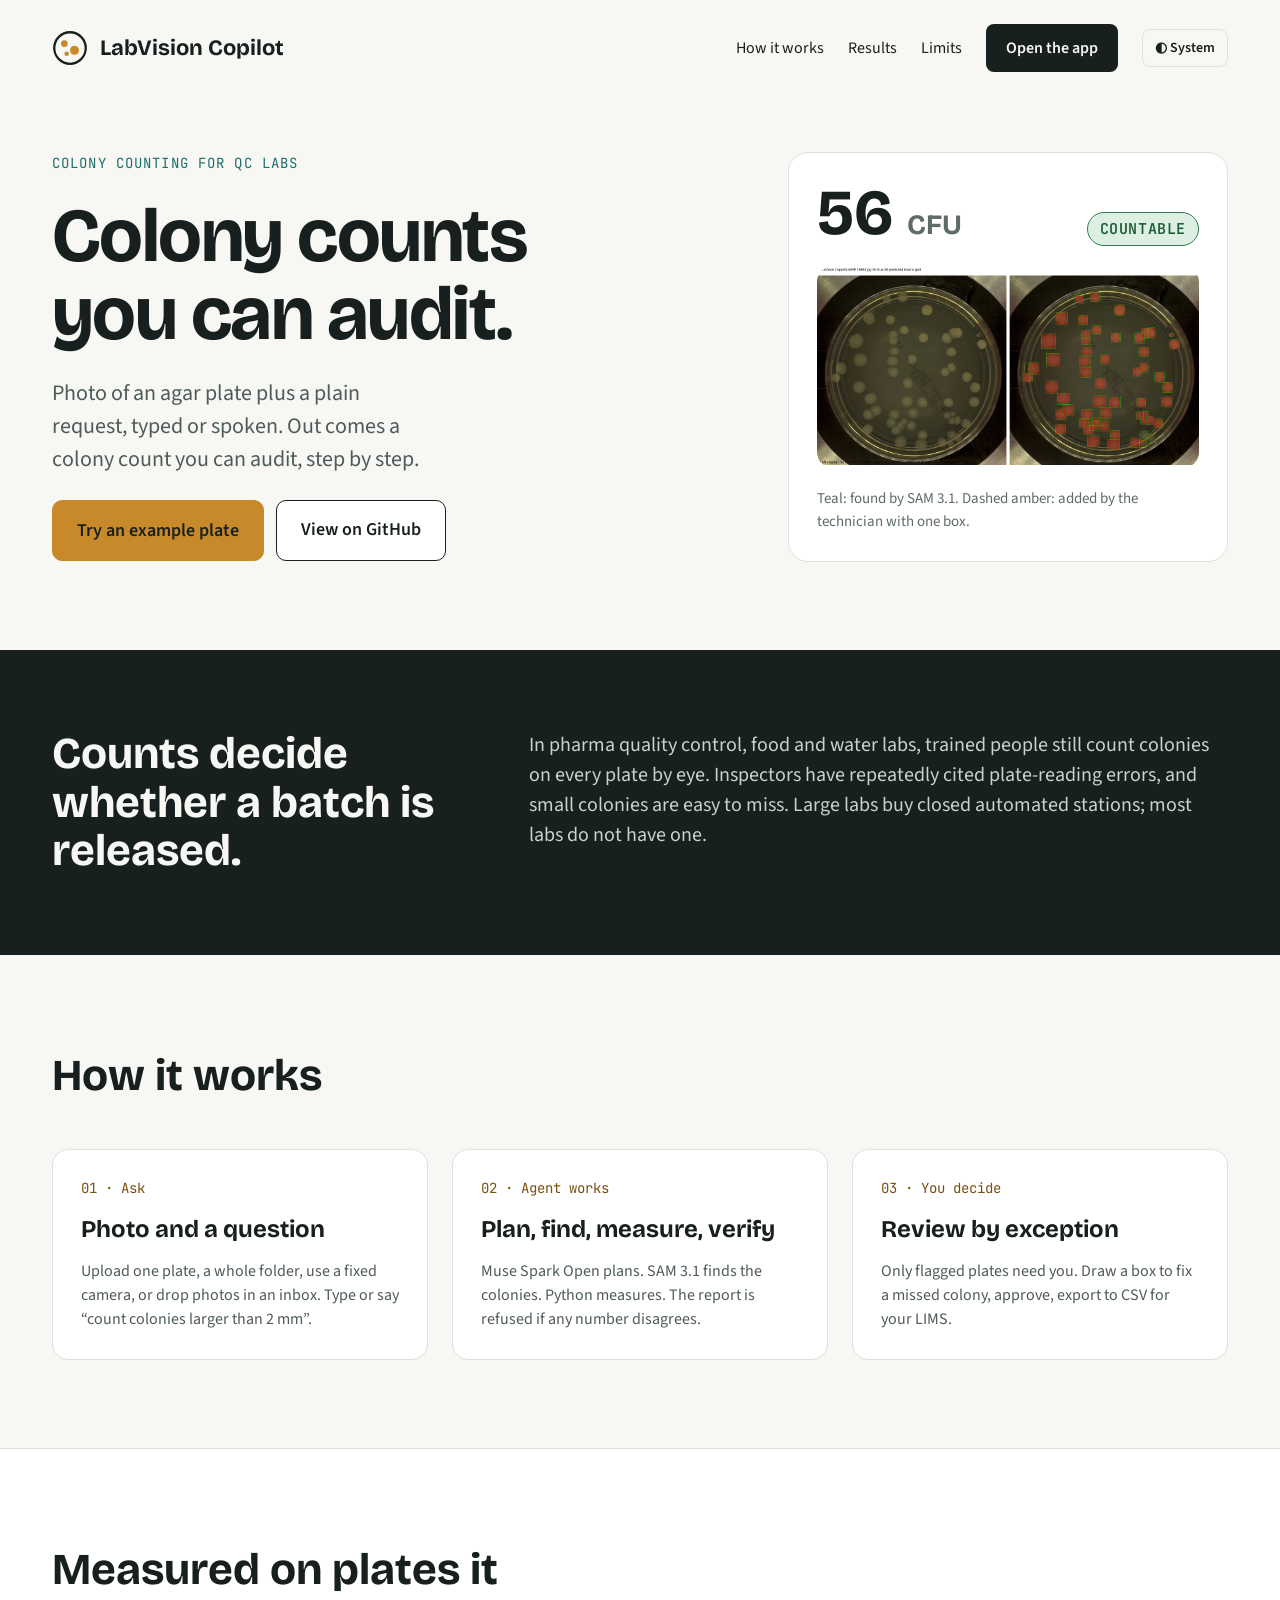
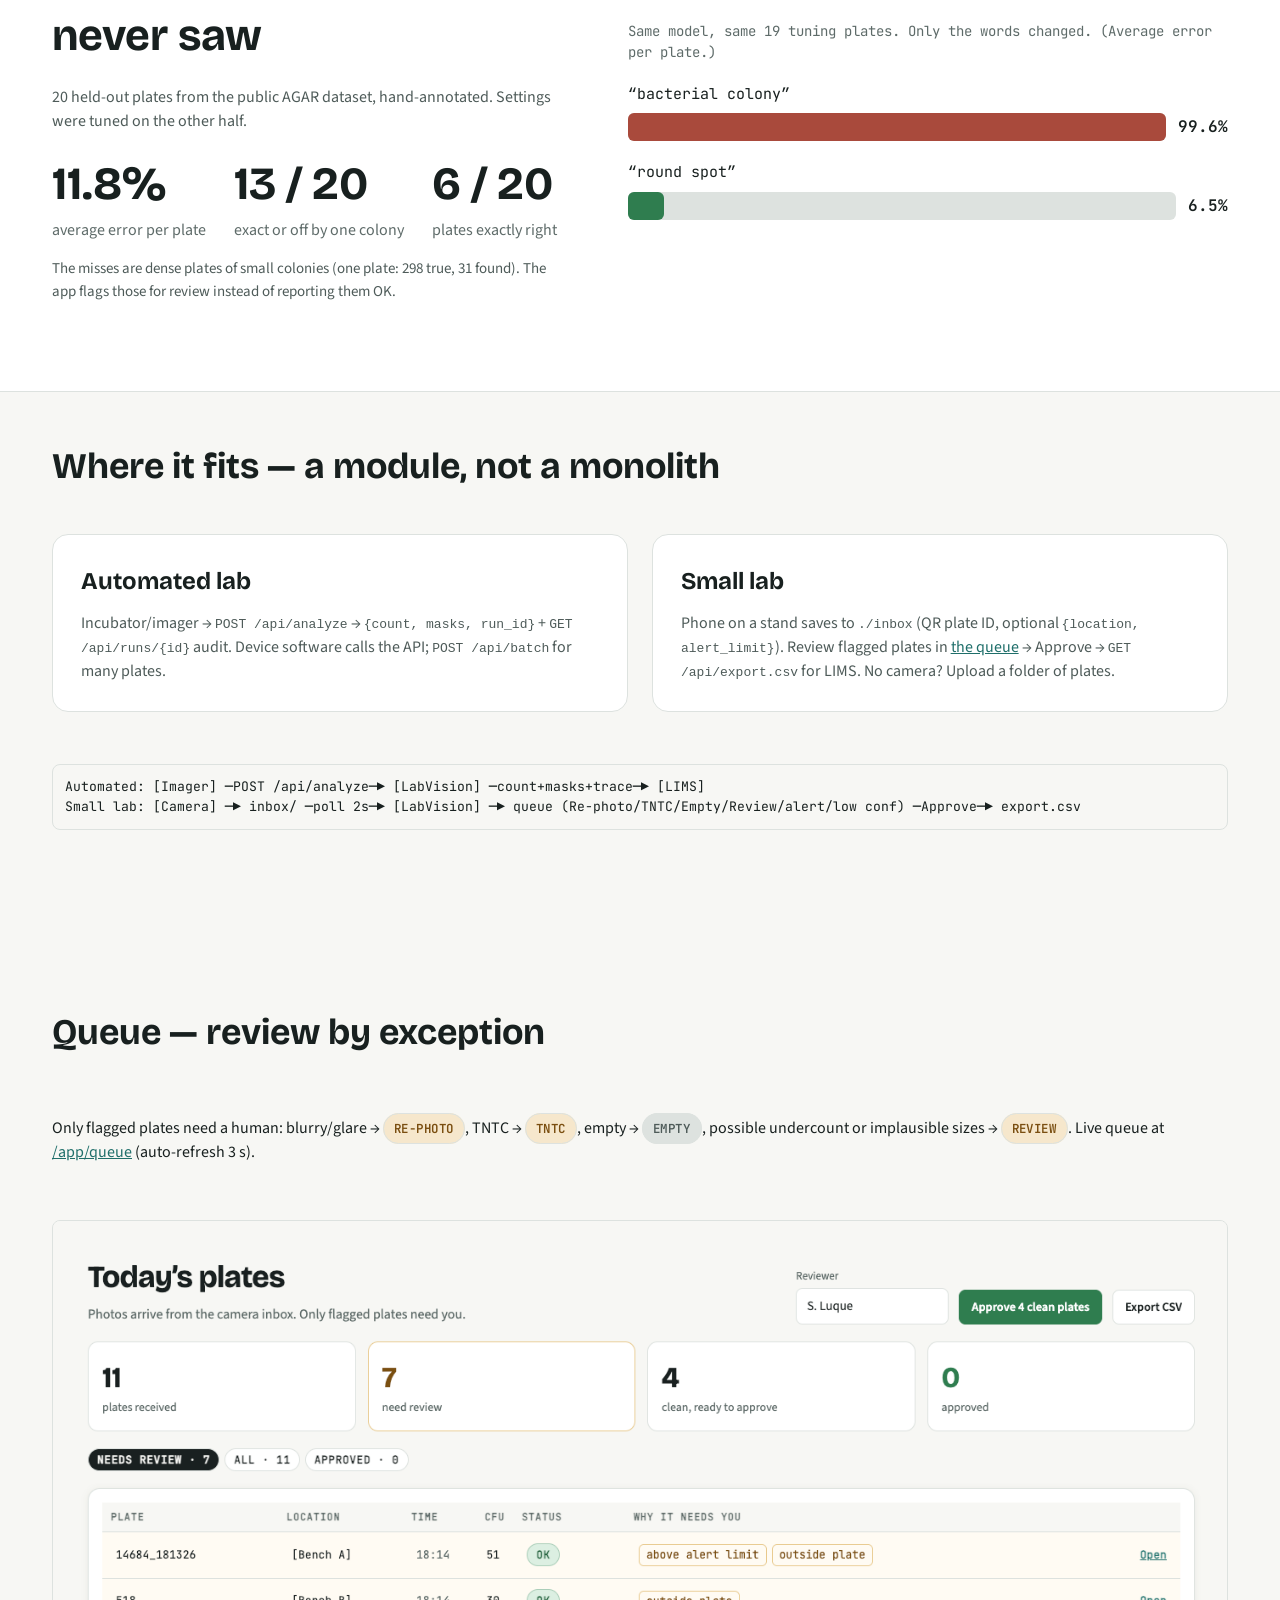
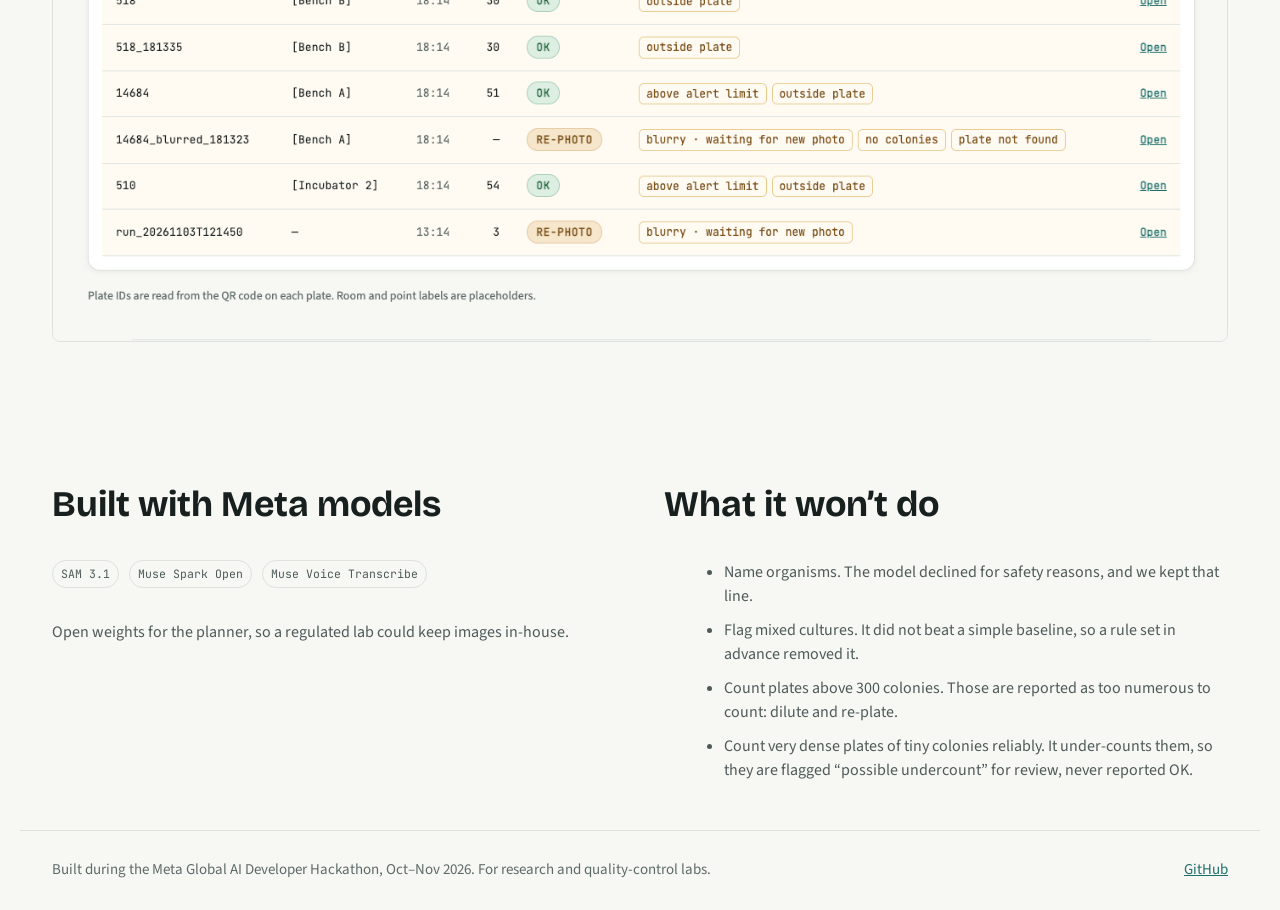
<file: web/landing.html>
<!doctype html>
<html lang="en">
<head>
<meta charset="utf-8">
<meta name="viewport" content="width=device-width, initial-scale=1">
<title>LabVision Copilot — Colony counts you can audit.</title>
<link rel="preconnect" href="https://fonts.googleapis.com">
<link href="https://fonts.googleapis.com/css2?family=Bricolage+Grotesque:opsz,wght@12..96,500;12..96,700&family=Source+Sans+3:wght@400;600&family=JetBrains+Mono:wght@400;500&display=swap" rel="stylesheet">
<link rel="icon" href="/web/favicon.svg" type="image/svg+xml">
<link rel="stylesheet" href="/web/app.css?v=16">
<script src="/web/theme.js?v=16"></script>
<style>
.landing-wrap{max-width:1240px;margin:0 auto;padding:0 32px}
.landing-hero{max-width:1240px;margin:0 auto;padding:56px 32px 88px;display:flex;flex-wrap:wrap;gap:56px;align-items:center}
.landing-hero-left{flex:999 1 520px;min-width:0;display:flex;flex-direction:column;gap:24px}
.landing-kicker{margin:0;font-family:"JetBrains Mono",monospace;font-size:14px;letter-spacing:.08em;text-transform:uppercase;color:var(--teal)}
.landing-hero h1{margin:0;font-family:"Bricolage Grotesque",sans-serif;font-weight:700;font-size:76px;line-height:1.02;letter-spacing:-.02em}
.landing-lead{margin:0;font-size:22px;color:var(--muted);max-width:34ch}
.landing-actions{display:flex;flex-wrap:wrap;gap:12px}
.btn-accent{background:var(--accent);color:var(--accent-text);text-decoration:none;padding:16px 24px;border-radius:var(--radius-btn);font-weight:600;font-size:18px;border:1.5px solid var(--accent)}
.btn-ghost-dark{border:1.5px solid var(--ink);color:var(--ink);background:var(--surface);text-decoration:none;padding:15px 24px;border-radius:var(--radius-btn);font-weight:600;font-size:18px}
.plate-card{flex:1 1 440px;min-width:0;background:var(--surface);border:1px solid var(--line);border-radius:20px;padding:28px;display:flex;flex-direction:column;gap:20px}
.plate-card-top{display:flex;justify-content:space-between;align-items:baseline}
.plate-big{font-family:"Bricolage Grotesque",sans-serif;font-weight:700;font-size:64px;line-height:1}
.plate-big small{font-size:28px;color:var(--muted-2)}
.dark-band{background:var(--band-bg);color:var(--band-ink)}
.dark-band-inner{max-width:1240px;margin:0 auto;padding:80px 32px;display:flex;flex-wrap:wrap;gap:48px}
.dark-band h2{flex:1 1 320px;margin:0;font-family:"Bricolage Grotesque",sans-serif;font-weight:700;font-size:44px;line-height:1.1}
.dark-band p{flex:2 1 480px;margin:0;font-size:20px;color:var(--band-muted)}
.section{max-width:1240px;margin:0 auto;padding:88px 32px;display:flex;flex-direction:column;gap:40px}
.cards3{display:grid;grid-template-columns:repeat(auto-fit,minmax(260px,1fr));gap:24px}
.card{border:1px solid var(--line);border-radius:16px;padding:28px;display:flex;flex-direction:column;gap:12px;background:var(--surface)}
.card-kicker{font-family:"JetBrains Mono",monospace;font-size:14px;color:var(--accent-soft-text)}
.card h3{margin:0;font-size:24px;font-family:"Bricolage Grotesque",sans-serif}
.card p{margin:0;color:var(--muted)}
.results-wrap{background:var(--surface);border-top:1px solid var(--line);border-bottom:1px solid var(--line)}
.results-inner{max-width:1240px;margin:0 auto;padding:88px 32px;display:flex;flex-wrap:wrap;gap:56px;align-items:center}
.results-left{flex:1 1 360px;min-width:0;display:flex;flex-direction:column;gap:16px}
.results-right{flex:1 1 440px;min-width:0;display:flex;flex-direction:column;gap:20px}
.bars{display:flex;gap:28px;flex-wrap:wrap}
.bar-stat{font-family:"Bricolage Grotesque",sans-serif;font-weight:700;font-size:46px}
.bar-label{color:var(--muted-2);font-size:16px}
.bar-compare{display:flex;flex-direction:column;gap:8px}
.bar-row{display:flex;align-items:center;gap:12px}
.bar-track{height:28px;border-radius:6px;flex:1}
.bar-fill{height:100%;border-radius:6px}
.split{display:flex;flex-wrap:wrap;gap:48px}
.split>div{flex:1 1 360px;min-width:0;display:flex;flex-direction:column;gap:16px}
.chip-row{display:flex;flex-wrap:wrap;gap:10px}
.ftr{max-width:1240px;margin:0 auto;padding:28px 32px;display:flex;flex-wrap:wrap;gap:16px;justify-content:space-between;font-size:15px;color:var(--muted-2);border-top:1px solid var(--line)}
@media(max-width:760px){.landing-hero h1{font-size:48px}.dark-band h2{font-size:32px}.section{padding:48px 20px}.landing-hero,.results-inner,.dark-band-inner,.ftr{padding-left:20px;padding-right:20px}}
</style>
</head>
<body>
<header style="max-width:1240px;margin:0 auto;padding:24px 32px;display:flex;flex-wrap:wrap;gap:16px;align-items:center;justify-content:space-between">
  <a href="/" class="brand" aria-label="LabVision Copilot — home" style="display:flex;align-items:center;gap:12px;color:inherit;text-decoration:none">
    <svg width="36" height="36" viewBox="0 0 32 32" aria-hidden="true"><circle cx="16" cy="16" r="14" fill="none" stroke="currentColor" stroke-width="2"/><circle cx="11" cy="12" r="3" fill="var(--accent)"/><circle cx="20" cy="18" r="4" fill="var(--accent)"/><circle cx="13" cy="21" r="2" fill="var(--accent)"/></svg>
    <span style="font-family:'Bricolage Grotesque',sans-serif;font-weight:700;font-size:22px">LabVision Copilot</span>
  </a>
  <nav style="display:flex;flex-wrap:wrap;gap:24px;align-items:center;font-size:16px">
    <a href="#how" style="color:var(--ink);text-decoration:none">How it works</a>
    <a href="#results" style="color:var(--ink);text-decoration:none">Results</a>
    <a href="#limits" style="color:var(--ink);text-decoration:none">Limits</a>
    <a href="/app" style="background:var(--ink);color:var(--bg);text-decoration:none;padding:12px 20px;border-radius:8px;font-weight:600">Open the app</a>
  </nav>
</header>

<section class="landing-hero">
  <div class="landing-hero-left">
    <p class="landing-kicker">Colony counting for QC labs</p>
    <h1>Colony counts<br>you can audit.</h1>
    <p class="landing-lead">Photo of an agar plate plus a plain request, typed or spoken. Out comes a colony count you can audit, step by step.</p>
    <div class="landing-actions">
      <a href="/app?example=14684" class="btn-accent">Try an example plate</a>
      <a href="https://github.com/Cmon3/LabVision" target="_blank" rel="noopener noreferrer" class="btn-ghost-dark">View on GitHub</a>
    </div>
  </div>
  <div class="plate-card">
    <div class="plate-card-top">
      <span class="plate-big">56 <small>CFU</small></span>
      <span class="pill ok" style="background:var(--ok-soft);color:var(--ok-text);border-color:var(--ok);font-weight:600;font-size:15px;padding:6px 12px;border-radius:999px">Countable</span>
    </div>
    <div style="border-radius:16px;overflow:hidden;background:#2A2F2C">
      <img src="/web/img/demo.png" alt="Agar plate with 56 colonies outlined" style="width:100%;height:auto;display:block" onerror="this.style.display='none';this.nextElementSibling.style.display='block'">
      <svg viewBox="0 0 400 400" role="img" aria-label="Agar plate with detected colonies outlined" style="width:100%;height:auto;display:none">
        <rect width="400" height="400" rx="16" fill="#2A2F2C"/>
        <circle cx="200" cy="200" r="170" fill="#4A4A2E" stroke="#C9B46A" stroke-width="4"/>
        <circle cx="200" cy="200" r="158" fill="#56553A"/>
        <g fill="#D9C98E" stroke="#29B3A8" stroke-width="2.5">
          <circle cx="140" cy="120" r="14"/><circle cx="230" cy="100" r="10"/><circle cx="280" cy="150" r="16"/><circle cx="170" cy="180" r="12"/><circle cx="250" cy="220" r="13"/><circle cx="120" cy="240" r="17"/><circle cx="200" cy="270" r="11"/><circle cx="300" cy="260" r="14"/><circle cx="160" cy="310" r="10"/><circle cx="240" cy="320" r="15"/><circle cx="110" cy="170" r="8"/><circle cx="320" cy="200" r="9"/>
        </g>
        <circle cx="290" cy="300" r="20" fill="#E8D27A" stroke="#C8892B" stroke-width="3" stroke-dasharray="6 4"/>
      </svg>
    </div>
    <p style="margin:0;font-size:15px;color:var(--muted-2)">Teal: found by SAM 3.1. Dashed amber: added by the technician with one box.</p>
  </div>
</section>

<section class="dark-band">
  <div class="dark-band-inner">
    <h2>Counts decide whether a batch is released.</h2>
    <p>In pharma quality control, food and water labs, trained people still count colonies on every plate by eye. Inspectors have repeatedly cited plate-reading errors, and small colonies are easy to miss. Large labs buy closed automated stations; most labs do not have one.</p>
  </div>
</section>

<section id="how" class="section">
  <h2 style="margin:0;font-family:'Bricolage Grotesque',sans-serif;font-weight:700;font-size:44px">How it works</h2>
  <div class="cards3">
    <div class="card"><span class="card-kicker">01 · Ask</span><h3>Photo and a question</h3><p>Upload one plate, a whole folder, use a fixed camera, or drop photos in an inbox. Type or say “count colonies larger than 2 mm”.</p></div>
    <div class="card"><span class="card-kicker">02 · Agent works</span><h3>Plan, find, measure, verify</h3><p>Muse Spark Open plans. SAM 3.1 finds the colonies. Python measures. The report is refused if any number disagrees.</p></div>
    <div class="card"><span class="card-kicker">03 · You decide</span><h3>Review by exception</h3><p>Only flagged plates need you. Draw a box to fix a missed colony, approve, export to CSV for your LIMS.</p></div>
  </div>
</section>

<section id="results" class="results-wrap">
  <div class="results-inner">
    <div class="results-left">
      <h2 style="margin:0;font-family:'Bricolage Grotesque',sans-serif;font-weight:700;font-size:44px">Measured on plates it never saw</h2>
      <p style="margin:0;color:var(--muted)">20 held-out plates from the public AGAR dataset, hand-annotated. Settings were tuned on the other half.</p>
      <div class="bars"><div><div class="bar-stat">11.8%</div><div class="bar-label">average error per plate</div></div><div><div class="bar-stat">13 / 20</div><div class="bar-label">exact or off by one colony</div></div><div><div class="bar-stat">6 / 20</div><div class="bar-label">plates exactly right</div></div></div>
      <p style="margin:0;color:var(--muted);font-size:15px">The misses are dense plates of small colonies (one plate: 298 true, 31 found). The app flags those for review instead of reporting them OK.</p>
    </div>
    <div class="results-right">
      <p style="margin:0;font-family:'JetBrains Mono',monospace;font-size:14px;color:var(--muted-2)">Same model, same 19 tuning plates. Only the words changed. (Average error per plate.)</p>
      <div class="bar-compare"><span style="font-family:'JetBrains Mono',monospace;font-size:15px">“bacterial colony”</span><div class="bar-row"><div class="bar-track" style="background:var(--line)"><div class="bar-fill" style="width:100%;background:var(--fail)"></div></div><span style="font-family:'JetBrains Mono',monospace;font-weight:600">99.6%</span></div></div>
      <div class="bar-compare"><span style="font-family:'JetBrains Mono',monospace;font-size:15px">“round spot”</span><div class="bar-row"><div class="bar-track" style="background:var(--line)"><div class="bar-fill" style="width:6.5%;background:var(--ok)"></div></div><span style="font-family:'JetBrains Mono',monospace;font-weight:600">6.5%</span></div></div>
    </div>
  </div>
</section>

<!-- Keep existing sections, restyled -->
<section class="section" style="padding-top:48px">
  <h2 style="font-family:'Bricolage Grotesque',sans-serif;font-size:36px;margin:0">Where it fits — a module, not a monolith</h2>
  <div class="cards3">
    <div class="card"><h3>Automated lab</h3><p class="muted">Incubator/imager → <code>POST /api/analyze</code> → <code>{count, masks, run_id}</code> + <code>GET /api/runs/{id}</code> audit. Device software calls the API; <code>POST /api/batch</code> for many plates.</p></div>
    <div class="card"><h3>Small lab</h3><p class="muted">Phone on a stand saves to <code>./inbox</code> (QR plate ID, optional <code>{location, alert_limit}</code>). Review flagged plates in <a href="/app/queue">the queue</a> → Approve → <code>GET /api/export.csv</code> for LIMS. No camera? Upload a folder of plates.</p></div>
  </div>
  <div style="margin-top:12px;padding:12px;border:1px solid var(--line);border-radius:8px;background:var(--bg);font-family:'JetBrains Mono',monospace;font-size:.82rem;overflow:auto">
    <div>Automated: [Imager] ─POST /api/analyze─▶ [LabVision] ─count+masks+trace─▶ [LIMS]</div>
    <div>Small lab: [Camera] ─▶ inbox/ ─poll 2s─▶ [LabVision] ─▶ queue (Re-photo/TNTC/Empty/Review/alert/low conf) ─Approve─▶ export.csv</div>
  </div>
</section>

<section class="section">
  <h2 style="font-family:'Bricolage Grotesque',sans-serif;font-size:36px;margin:0">Queue — review by exception</h2>
  <p>Only flagged plates need a human: blurry/glare → <span class="pill" style="background:var(--warn-soft);color:var(--warn-text)">Re-photo</span>, TNTC → <span class="pill" style="background:var(--warn-soft);color:var(--warn-text)">TNTC</span>, empty → <span class="pill" style="background:var(--line);color:var(--muted)">Empty</span>, possible undercount or implausible sizes → <span class="pill" style="background:var(--warn-soft);color:var(--warn-text)">Review</span>. Live queue at <a href="/app/queue">/app/queue</a> (auto-refresh 3 s).</p>
  <img src="/web/img/queue.png" alt="Queue screenshot" style="max-width:100%;border:1px solid var(--line);border-radius:8px" onerror="this.style.display='none'">
</section>

<section class="split" style="max-width:1240px;margin:0 auto;padding:48px 32px">
  <div>
    <h2 style="margin:0;font-family:'Bricolage Grotesque',sans-serif;font-weight:700;font-size:36px">Built with Meta models</h2>
    <div class="chip-row" style="margin-top:12px"><span class="chip">SAM 3.1</span><span class="chip">Muse Spark Open</span><span class="chip">Muse Voice Transcribe</span></div>
    <p style="color:var(--muted)">Open weights for the planner, so a regulated lab could keep images in-house.</p>
  </div>
  <div id="limits">
    <h2 style="margin:0;font-family:'Bricolage Grotesque',sans-serif;font-weight:700;font-size:36px">What it won’t do</h2>
    <ul style="margin:12px 0 0 20px;display:flex;flex-direction:column;gap:10px;color:var(--muted)">
      <li>Name organisms. The model declined for safety reasons, and we kept that line.</li>
      <li>Flag mixed cultures. It did not beat a simple baseline, so a rule set in advance removed it.</li>
      <li>Count plates above 300 colonies. Those are reported as too numerous to count: dilute and re-plate.</li>
      <li>Count very dense plates of tiny colonies reliably. It under-counts them, so they are flagged “possible undercount” for review, never reported OK.</li>
    </ul>
  </div>
</section>

<footer class="ftr">
  <span>Built during the Meta Global AI Developer Hackathon, Oct–Nov 2026. For research and quality-control labs.</span>
  <a href="https://github.com/Cmon3/LabVision" target="_blank" rel="noopener noreferrer">GitHub</a>
</footer>
</body>
</html>
</file>
<file: web/app.css>
:root{
  /* Design tokens — Session 10 */
  --bg:#F7F7F4; --surface:#FFFFFF; --ink:#18201F; --muted:#4E5B59; --muted-2:#5E6B69; --line:#DDE2DF;
  --accent:#C8892B; --accent-text:#18201F; --accent-soft:#F6E7CC; --accent-soft-text:#7A4E10;
  --teal:#1F6F6A; --teal-stroke:#29B3A8; --teal-fill:rgba(41,179,168,.35);
  --ok:#2F7D4F; --ok-soft:#DCEFE2; --ok-text:#1E5E37;
  --warn:#B7791F; --warn-soft:#F6E7CC; --warn-text:#7A4E10;
  --fail:#A94A3C;
  --badge-model-bg:#E6E0F5; --badge-model-text:#4B3A86;
  --badge-rule-bg:#E3E8E6; --badge-rule-text:#3D4A48;
  --badge-human-bg:#D6ECEA; --badge-human-text:#154F4B;
  --radius:14px; --radius-sm:8px; --radius-btn:10px; --radius-pill:999px;
  --shadow:0 1px 8px rgba(24,32,31,.08);
  --row-flag-bg:#FFFBF3; --flag-line:#E8C98C; --on-ok:#FFFFFF;
  --band-bg:#18201F; --band-ink:#F7F7F4; --band-muted:#C9D2CF;
  color-scheme:light;
}
/* Dark palette: OS preference unless the user picked Light; or the user picked Dark */
@media(prefers-color-scheme:dark){
  :root:not([data-theme="light"]){color-scheme:dark;
    --bg:#0F1413; --surface:#181E1D; --ink:#E8F0EE; --muted:#9AB0AD; --muted-2:#A9BBB9; --line:#26302E;
    --accent:#D99A3A; --accent-text:#1A1406; --accent-soft:#2A2110; --accent-soft-text:#E8C98C;
    --teal:#2EB8AD; --teal-stroke:#3DD4C7; --teal-fill:rgba(45,212,200,.32);
    --ok:#3DBF7A; --ok-soft:#143524; --ok-text:#A7E8C2;
    --warn:#E0A040; --warn-soft:#2A2310; --warn-text:#F0D9A8;
    --fail:#E07A6E;
    --badge-model-bg:#2A2640; --badge-model-text:#C8B8F5;
    --badge-rule-bg:#222A28; --badge-rule-text:#C8D6D2;
    --badge-human-bg:#14302E; --badge-human-text:#9BE8E0;
    --shadow:0 1px 12px rgba(0,0,0,.45);

    --row-flag-bg:#241E12; --flag-line:#6B5424; --on-ok:#0F1413;
    --band-bg:#1C2422; --band-ink:#E8F0EE; --band-muted:#A9BBB9;
  }
}
:root[data-theme="dark"]{color-scheme:dark;
    --bg:#0F1413; --surface:#181E1D; --ink:#E8F0EE; --muted:#9AB0AD; --muted-2:#A9BBB9; --line:#26302E;
    --accent:#D99A3A; --accent-text:#1A1406; --accent-soft:#2A2110; --accent-soft-text:#E8C98C;
    --teal:#2EB8AD; --teal-stroke:#3DD4C7; --teal-fill:rgba(45,212,200,.32);
    --ok:#3DBF7A; --ok-soft:#143524; --ok-text:#A7E8C2;
    --warn:#E0A040; --warn-soft:#2A2310; --warn-text:#F0D9A8;
    --fail:#E07A6E;
    --badge-model-bg:#2A2640; --badge-model-text:#C8B8F5;
    --badge-rule-bg:#222A28; --badge-rule-text:#C8D6D2;
    --badge-human-bg:#14302E; --badge-human-text:#9BE8E0;
    --shadow:0 1px 12px rgba(0,0,0,.45);

    --row-flag-bg:#241E12; --flag-line:#6B5424; --on-ok:#0F1413;
    --band-bg:#1C2422; --band-ink:#E8F0EE; --band-muted:#A9BBB9;
}
[hidden]{display:none !important}
*{box-sizing:border-box}
html,body{margin:0; min-height:100%}
body{font-family:"Source Sans 3",system-ui,sans-serif; background:var(--bg); color:var(--ink); line-height:1.5}
h1{font-family:"Bricolage Grotesque",system-ui,sans-serif; font-size:1.35rem; margin:0; letter-spacing:-.02em}
.mono{font-family:"JetBrains Mono",ui-monospace,monospace}
.muted{color:var(--muted)}
.small{font-size:.82rem}
a{color:var(--teal)}
:focus-visible{outline:2px solid var(--accent); outline-offset:2px}

/* header */
.hdr{border-bottom:1px solid var(--line); background:var(--surface); position:sticky; top:0; z-index:10}
.hdr-inner{max-width:1200px; margin:0 auto; padding:14px 20px; display:flex; align-items:center; justify-content:space-between; gap:16px; flex-wrap:wrap}
.hdr-sub{margin:2px 0 0; color:var(--muted); font-size:.88rem}
.chips{display:flex; gap:8px; flex-wrap:wrap}
.chip{font-family:"JetBrains Mono",monospace; font-size:.72rem; padding:4px 8px; border-radius:999px; border:1px solid var(--line); background:var(--bg); color:var(--muted)}
.sug-chips{margin-top:6px}
.sug-chip{font:500 .82rem "Source Sans 3",sans-serif; padding:6px 10px; border-radius:999px; border:1px solid var(--line); background:var(--surface); color:var(--ink); cursor:pointer; transition:border-color .15s, background .15s}
.sug-chip:hover{border-color:var(--accent); background:color-mix(in srgb, var(--accent) 8%, var(--surface))}
.sug-chip.experimental{border-color:var(--warn); color:var(--warn)}

/* layout */
.layout{max-width:1200px; margin:0 auto; padding:20px; display:grid; grid-template-columns:380px 1fr; gap:20px; align-items:start}
@media(max-width:860px){ .layout{grid-template-columns:1fr} }
.panel{background:var(--surface); border:1px solid var(--line); border-radius:var(--radius); box-shadow:var(--shadow); padding:16px}
.left{display:flex; flex-direction:column; gap:12px}
.right{min-height:420px}

/* dropzone */
.dropzone{border:1.5px dashed var(--line); border-radius:var(--radius); padding:22px 16px; text-align:center; cursor:pointer; background:var(--bg); transition:border-color .15s}
.dropzone:hover, .dropzone.dragover{border-color:var(--accent); background:color-mix(in srgb, var(--accent) 8%, var(--bg))}
.dropzone:focus-visible{border-color:var(--accent)}
.dz-icon{font-size:1.6rem; color:var(--accent)}
.dz-text{margin:6px 0 2px}
.dz-hint{margin:0; font-size:.82rem; color:var(--muted)}
#previewThumb{max-width:100%; max-height:160px; margin-top:10px; border-radius:8px; border:1px solid var(--line)}

/* buttons */
.btn{font:600 .9rem "Source Sans 3",sans-serif; padding:9px 14px; border-radius:8px; border:1px solid var(--line); background:var(--surface); color:var(--ink); cursor:pointer}
.btn:hover{border-color:var(--ink)}
.btn:disabled{opacity:.5; cursor:not-allowed}
.btn-primary{background:var(--ink); color:var(--bg); border-color:var(--ink); width:100%; padding:12px; font-size:1rem}
.btn-primary:hover{filter:brightness(1.1)}
.btn-ghost{background:transparent}
.btn-sm{padding:6px 10px; font-size:.82rem}
.btn-sm.is-active{background:var(--accent); color:#fff; border-color:var(--accent)}
.row{display:flex; gap:8px; align-items:center}
.gap{gap:8px}
.seg{flex:1}

/* examples */
.examples{border-top:1px solid var(--line); padding-top:12px}
.label{font-size:.75rem; font-weight:600; letter-spacing:.04em; text-transform:uppercase; color:var(--muted)}
.thumbs{display:flex; gap:8px; margin-top:8px; flex-wrap:wrap}
.thumb{width:84px; height:64px; object-fit:cover; border-radius:8px; border:2px solid transparent; cursor:pointer; background:var(--bg)}
.thumb:hover{border-color:var(--line)}
.thumb.is-selected{border-color:var(--accent)}
.thumb-label{font-size:.68rem; text-align:center; color:var(--muted); font-family:"JetBrains Mono",monospace}

/* request */
.request-row{display:flex; gap:8px}
.request-row textarea{flex:1; font:400 .95rem "Source Sans 3",sans-serif; padding:10px 12px; border:1px solid var(--line); border-radius:8px; background:var(--bg); color:var(--ink); resize:vertical}
.mic{width:48px; height:48px; border-radius:50%; border:1px solid var(--line); background:var(--surface); font-size:1.2rem; cursor:pointer; flex-shrink:0}
.mic.is-recording, .mic-btn.is-recording{background:var(--fail); color:#fff; border-color:var(--fail); animation:pulse 1.2s infinite}
.mic-btn.is-busy{opacity:.6; cursor:progress}
.mic-status.is-recording{color:var(--fail); font-weight:600}
@keyframes pulse{0%,100%{transform:scale(1)}50%{transform:scale(1.05)}}
.mic-status{font-size:.82rem; color:var(--muted); min-height:1em}
@media(prefers-reduced-motion:reduce){ .mic.is-recording, .mic-btn.is-recording{animation:none} .spinner{animation:none} }

/* camera */
#cameraWrap{border:1px solid var(--line); border-radius:8px; overflow:hidden; background:#000}
#cameraVideo{width:100%; display:block; max-height:260px}

/* left status */
.left-status{font-size:.85rem; min-height:1.2em}

/* empty/loading/error */
.empty{padding:28px 10px; text-align:center; color:var(--muted)}
.empty code{font-family:"JetBrains Mono",monospace; font-size:.85em}
.empty-steps{list-style:none; padding:0; margin:12px 0; display:flex; flex-direction:column; gap:6px; text-align:left; max-width:360px; margin-left:auto; margin-right:auto}
.empty-steps li{padding:6px 10px; border:1px solid var(--line); border-radius:8px; background:var(--bg); font-size:.88rem}
.loading{display:flex; gap:12px; align-items:center; padding:18px; color:var(--muted)}
.spinner{width:22px; height:22px; border:3px solid var(--line); border-top-color:var(--accent); border-radius:50%; animation:spin .8s linear infinite}
@keyframes spin{to{transform:rotate(360deg)}}
.error-box{padding:14px; border:1px solid color-mix(in srgb, var(--fail) 30%, transparent); background:color-mix(in srgb, var(--fail) 8%, var(--surface)); border-radius:8px; color:var(--fail)}

/* hero */
.hero{display:flex; align-items:center; justify-content:space-between; gap:12px; padding:14px; background:var(--bg); border:1px solid var(--line); border-radius:var(--radius)}
.count-big{font-family:"Bricolage Grotesque",sans-serif; font-size:2rem; font-weight:700; line-height:1}
.pill{font:600 .78rem "JetBrains Mono",monospace; padding:6px 10px; border-radius:999px; border:1px solid var(--line); text-transform:uppercase; letter-spacing:.04em}
.pill.ok{background:color-mix(in srgb, var(--ok) 14%, var(--surface)); color:var(--ok); border-color:color-mix(in srgb, var(--ok) 30%, transparent)}
.pill.warn,.pill.tntc,.pill.rephoto{background:color-mix(in srgb, var(--warn) 14%, var(--surface)); color:var(--warn); border-color:color-mix(in srgb, var(--warn) 30%, transparent)}
.pill.fail,.pill.blurry,.pill.glare{background:color-mix(in srgb, var(--fail) 12%, var(--surface)); color:var(--fail); border-color:color-mix(in srgb, var(--fail) 30%, transparent)}
.pill.empty{background:color-mix(in srgb, var(--muted) 14%, var(--surface)); color:var(--muted); border-color:color-mix(in srgb, var(--muted) 30%, transparent)}

/* viewer */
.viewer-toolbar{display:flex; gap:8px; align-items:center; flex-wrap:wrap; margin:12px 0}
.chk{font-size:.85rem; display:flex; gap:6px; align-items:center; cursor:pointer}
.canvas-wrap{position:relative; background:var(--bg); border:1px solid var(--line); border-radius:8px; overflow:hidden; min-height:200px; display:flex; align-items:center; justify-content:center}
.canvas-wrap canvas{max-width:100%; height:auto; display:block}
.canvas-wrap.mode-add{cursor:crosshair}
.canvas-wrap.mode-remove{cursor:pointer}
.canvas-wrap.mode-manual{cursor:copy}
.canvas-wrap canvas#viewer{cursor:inherit}
#dragOverlay{pointer-events:none}
.click-spinner{position:absolute; width:22px; height:22px; border:3px solid var(--line); border-top-color:var(--accent); border-radius:50%; animation:spin .7s linear infinite}
#toast{position:fixed; bottom:20px; left:50%; transform:translateX(-50%); background:var(--ink); color:var(--bg); padding:10px 16px; border-radius:8px; font-size:.88rem; box-shadow:var(--shadow); z-index:100; max-width:90vw}
#toast[hidden]{display:none !important}

/* tabs */
.tabs{display:flex; gap:6px; border-bottom:1px solid var(--line); margin-top:14px; overflow-x:auto}
.tab{font:600 .85rem "Source Sans 3",sans-serif; padding:8px 12px; border:1px solid transparent; border-bottom:none; background:transparent; color:var(--muted); cursor:pointer; border-radius:8px 8px 0 0; white-space:nowrap}
.tab.is-active{background:var(--surface); color:var(--ink); border-color:var(--line)}
.tab-panel{padding:12px 0}
.table-wrap{overflow:auto; border:1px solid var(--line); border-radius:8px}
table{width:100%; border-collapse:collapse; font-size:.88rem}
th,td{padding:8px 10px; text-align:left; border-bottom:1px solid var(--line); font-family:"JetBrains Mono",monospace; font-size:.82rem}
th{background:var(--bg); font-weight:600; color:var(--muted); text-transform:uppercase; letter-spacing:.04em; font-size:.72rem}
.report{white-space:pre-wrap; font:400 .9rem "Source Sans 3",sans-serif; background:var(--bg); border:1px solid var(--line); border-radius:8px; padding:12px}

/* timeline */
.timeline{list-style:none; padding:0; margin:0; display:flex; flex-direction:column; gap:10px}
.timeline li{display:flex; gap:10px; padding:10px; border:1px solid var(--line); border-radius:8px; background:var(--bg)}
.tl-icon{width:22px; height:22px; border-radius:50%; display:grid; place-items:center; font-size:.75rem; font-weight:700; flex-shrink:0; color:#fff}
.tl-icon.ok{background:var(--ok)} .tl-icon.warn{background:var(--warn)} .tl-icon.fail{background:var(--fail)}
.tl-icon.running{border:2px solid var(--line); border-top-color:var(--accent); background:var(--surface); color:transparent; animation:spin .7s linear infinite}
.tl-body{flex:1; min-width:0}
.tl-name{font-weight:600; font-size:.9rem}
.tl-kv{font-family:"JetBrains Mono",monospace; font-size:.78rem; color:var(--muted); word-break:break-word}
.tl-badge{font:600 .68rem "JetBrains Mono",monospace; padding:2px 6px; border-radius:999px; border:1px solid var(--line); text-transform:uppercase; letter-spacing:.04em; flex-shrink:0; height:fit-content}
.tl-badge.model{background:color-mix(in srgb, var(--accent) 14%, var(--surface)); color:var(--accent); border-color:color-mix(in srgb, var(--accent) 30%, transparent)}
.tl-badge.rule{background:var(--bg); color:var(--muted)}
.tl-badge.human{background:color-mix(in srgb, var(--teal) 14%, var(--surface)); color:var(--teal); border-color:color-mix(in srgb, var(--teal) 30%, transparent)}
#liveProgress{margin:12px 0}

/* footer */
.ftr{max-width:1200px; margin:0 auto; padding:16px 20px 24px; display:flex; justify-content:space-between; gap:12px; flex-wrap:wrap; font-size:.82rem; color:var(--muted); border-top:1px solid var(--line); margin-top:12px}
#toast{position:fixed;bottom:24px;left:50%;transform:translateX(-50%);background:var(--ink);color:var(--bg);padding:12px 18px;border-radius:var(--radius-btn);box-shadow:var(--shadow);font-size:14px;z-index:50;max-width:90vw}
#toast[hidden]{display:none !important}

/* theme toggle (web/theme.js) */
.theme-toggle{font:600 14px "Source Sans 3",sans-serif;padding:8px 12px;border-radius:8px;border:1px solid var(--line);background:transparent;color:var(--ink);cursor:pointer;white-space:nowrap}
.theme-toggle:hover{border-color:var(--accent)}
</file>
